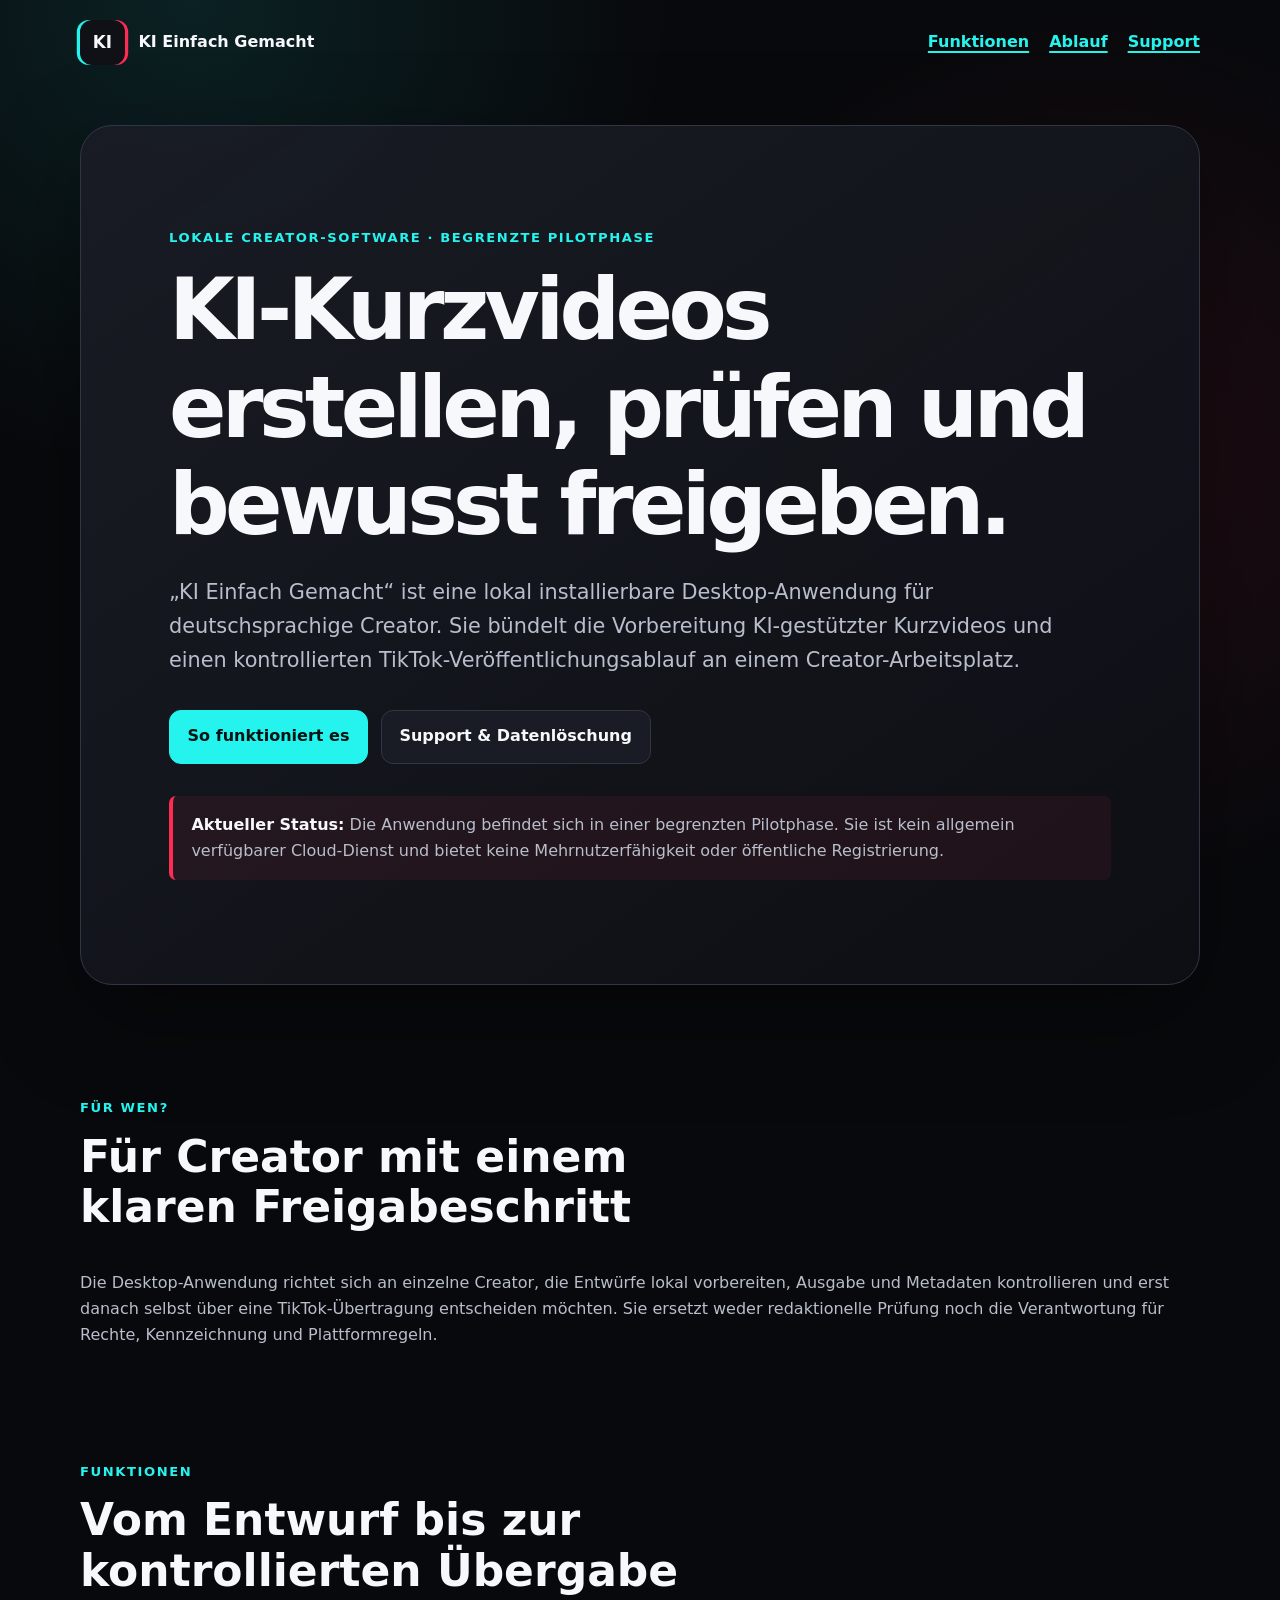
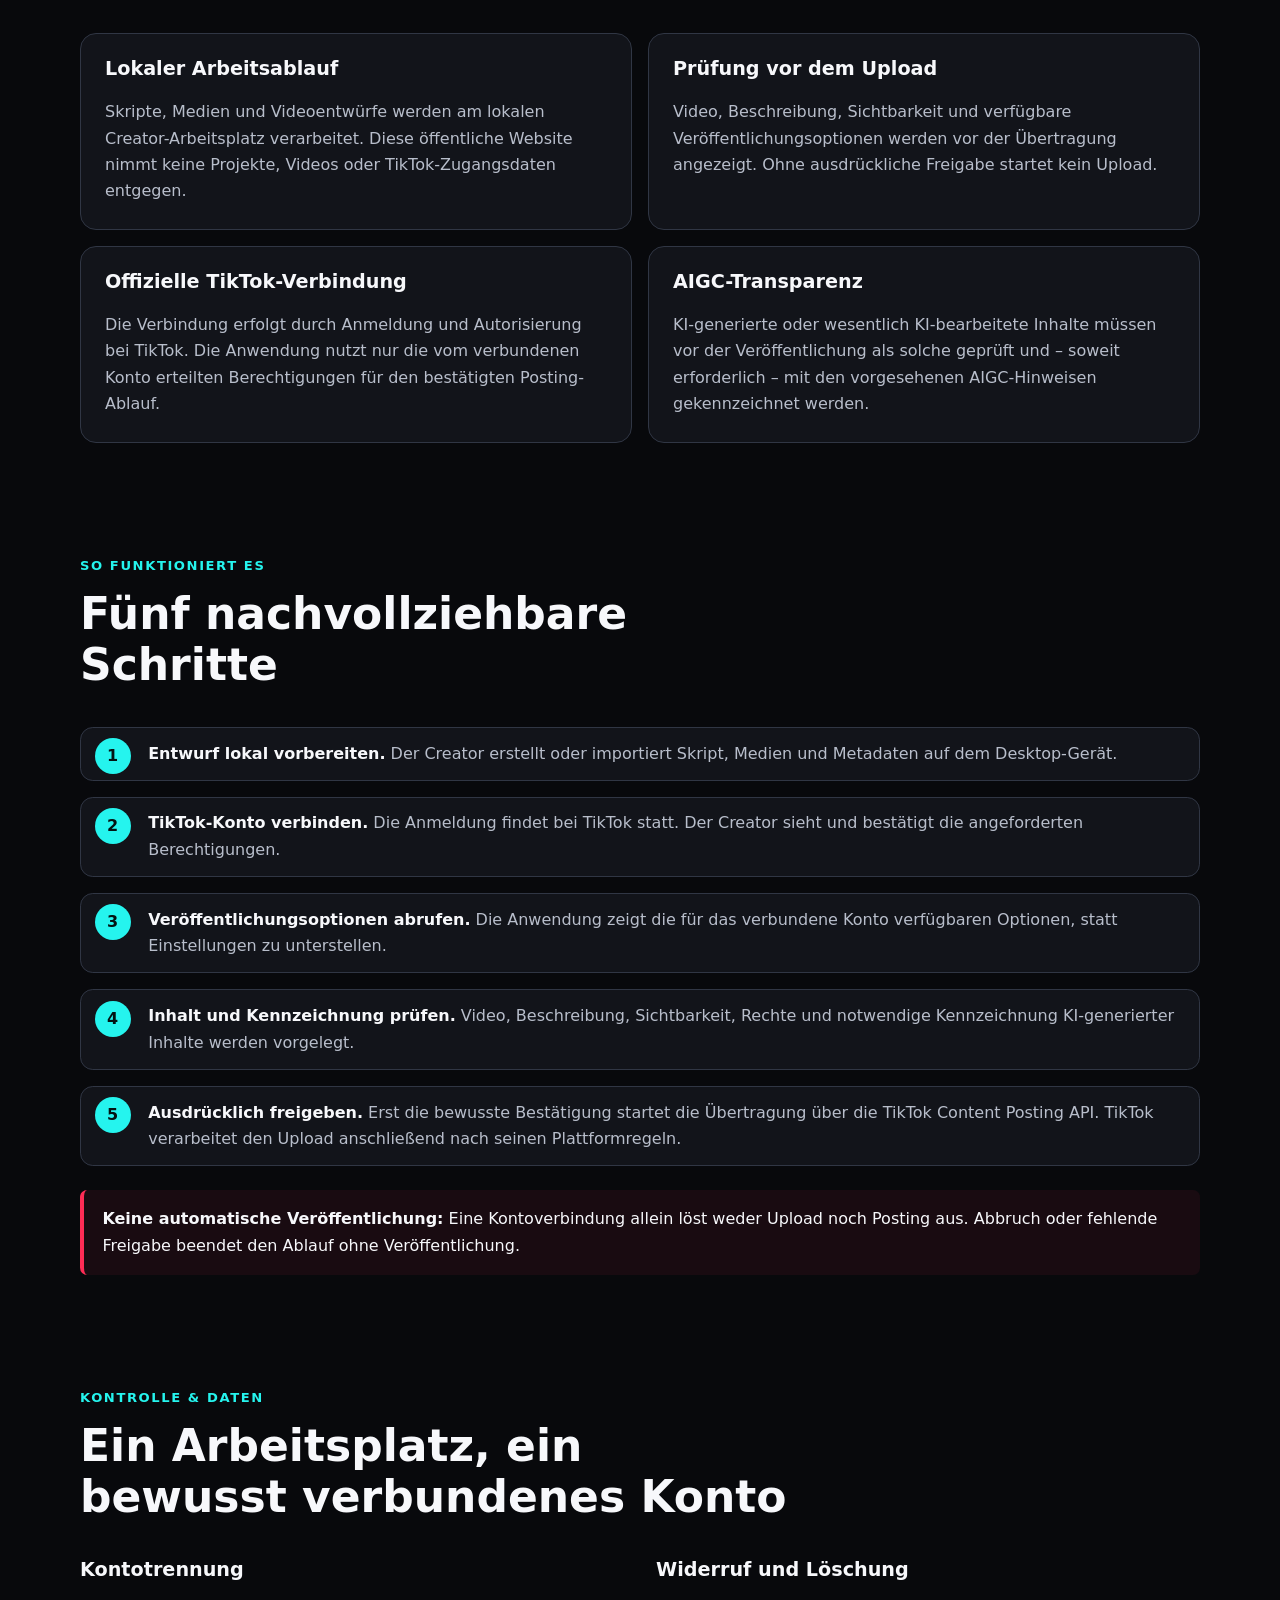
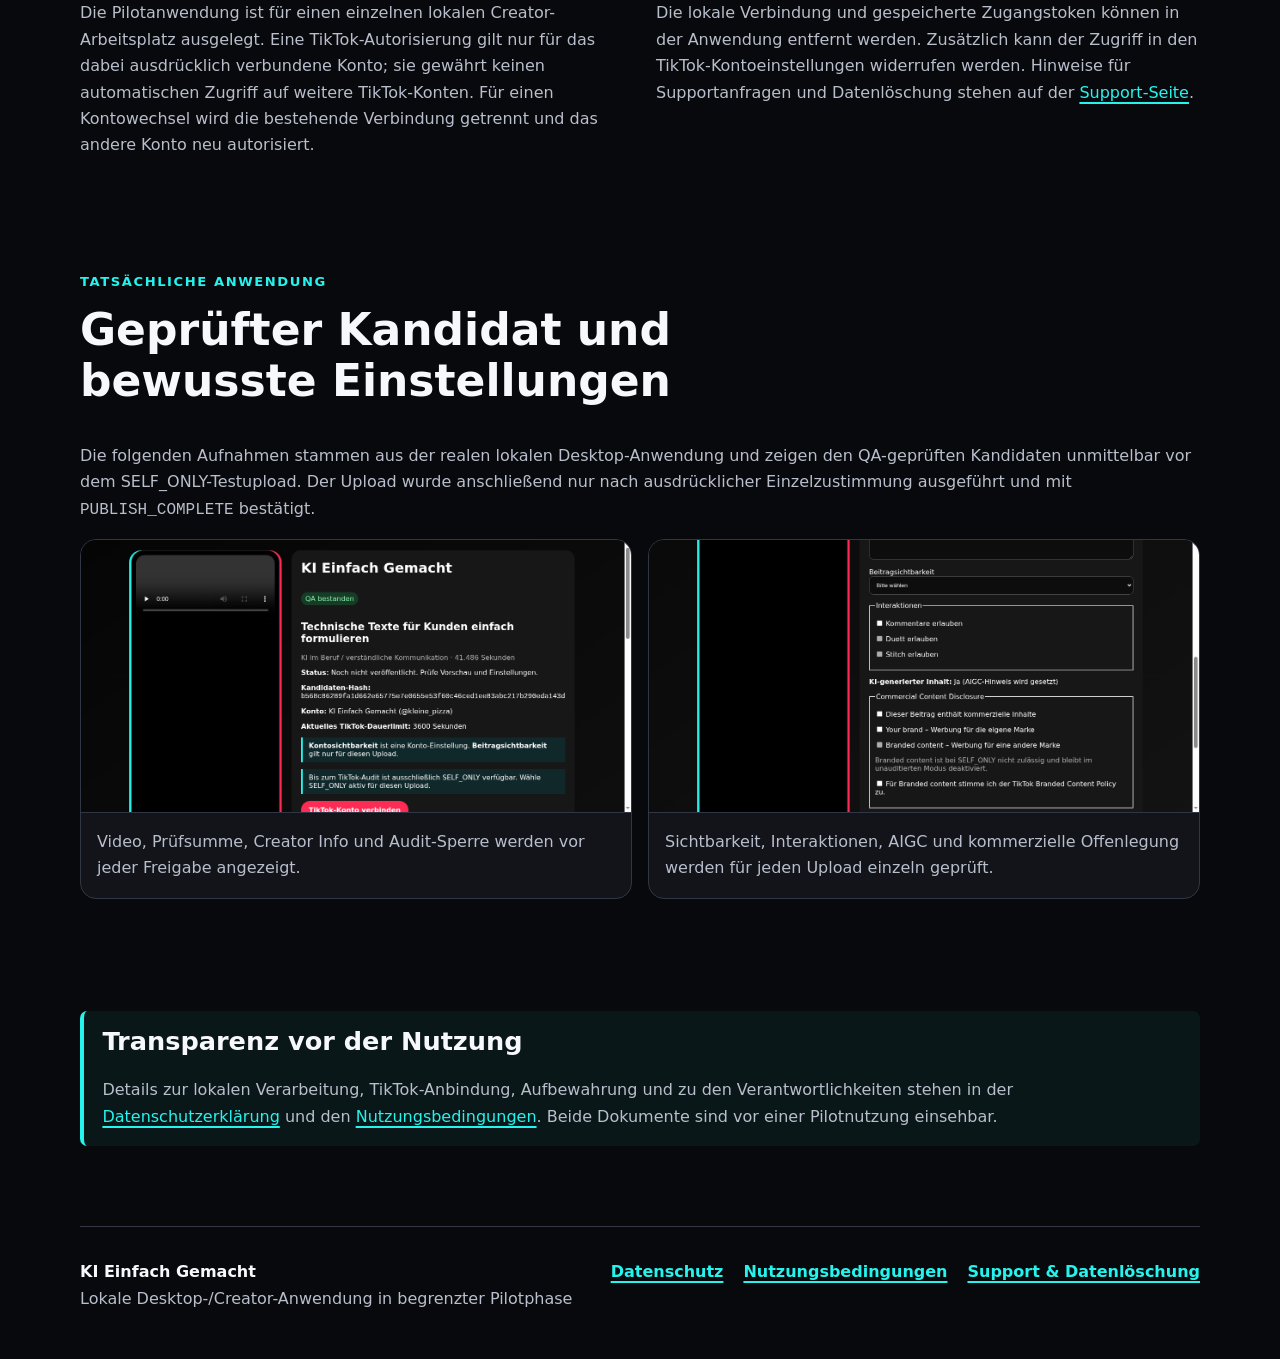
<file: index.html>
<!doctype html>
<html lang="de">
<head>
  <meta charset="utf-8">
  <meta name="viewport" content="width=device-width, initial-scale=1">
  <meta name="description" content="KI Einfach Gemacht ist eine lokal installierbare Desktop-Anwendung für Creator, die KI-Kurzvideos prüfen und kontrolliert auf TikTok veröffentlichen.">
  <title>KI Einfach Gemacht – lokale Creator-Desktop-Anwendung</title>
  <link rel="icon" href="app-icon.png" type="image/png">
  <link rel="stylesheet" href="style.css">
</head>
<body>
  <a class="skip-link" href="#inhalt">Zum Hauptinhalt</a>
  <header class="site-header">
    <a class="brand" href="index.html" aria-label="KI Einfach Gemacht – Startseite">
      <span class="mark" aria-hidden="true">KI</span>
      <span>KI Einfach Gemacht</span>
    </a>
    <nav class="top-nav" aria-label="Hauptnavigation">
      <a href="#funktionen">Funktionen</a>
      <a href="#ablauf">Ablauf</a>
      <a href="support.html">Support</a>
    </nav>
  </header>

  <main id="inhalt">
    <section class="hero" aria-labelledby="hero-title">
      <p class="eyebrow">Lokale Creator-Software · begrenzte Pilotphase</p>
      <h1 id="hero-title">KI-Kurzvideos erstellen, prüfen und bewusst freigeben.</h1>
      <p class="lead">„KI Einfach Gemacht“ ist eine lokal installierbare Desktop-Anwendung für deutschsprachige Creator. Sie bündelt die Vorbereitung KI-gestützter Kurzvideos und einen kontrollierten TikTok-Veröffentlichungsablauf an einem Creator-Arbeitsplatz.</p>
      <div class="actions" aria-label="Weiterführende Informationen">
        <a class="button primary" href="#ablauf">So funktioniert es</a>
        <a class="button secondary" href="support.html">Support &amp; Datenlöschung</a>
      </div>
      <p class="status-note"><strong>Aktueller Status:</strong> Die Anwendung befindet sich in einer begrenzten Pilotphase. Sie ist kein allgemein verfügbarer Cloud-Dienst und bietet keine Mehrnutzerfähigkeit oder öffentliche Registrierung.</p>
    </section>

    <section id="zielgruppe" aria-labelledby="zielgruppe-title">
      <div class="section-heading">
        <p class="eyebrow">Für wen?</p>
        <h2 id="zielgruppe-title">Für Creator mit einem klaren Freigabeschritt</h2>
      </div>
      <p>Die Desktop-Anwendung richtet sich an einzelne Creator, die Entwürfe lokal vorbereiten, Ausgabe und Metadaten kontrollieren und erst danach selbst über eine TikTok-Übertragung entscheiden möchten. Sie ersetzt weder redaktionelle Prüfung noch die Verantwortung für Rechte, Kennzeichnung und Plattformregeln.</p>
    </section>

    <section id="funktionen" aria-labelledby="funktionen-title">
      <div class="section-heading">
        <p class="eyebrow">Funktionen</p>
        <h2 id="funktionen-title">Vom Entwurf bis zur kontrollierten Übergabe</h2>
      </div>
      <div class="card-grid">
        <article class="card">
          <h3>Lokaler Arbeitsablauf</h3>
          <p>Skripte, Medien und Videoentwürfe werden am lokalen Creator-Arbeitsplatz verarbeitet. Diese öffentliche Website nimmt keine Projekte, Videos oder TikTok-Zugangsdaten entgegen.</p>
        </article>
        <article class="card">
          <h3>Prüfung vor dem Upload</h3>
          <p>Video, Beschreibung, Sichtbarkeit und verfügbare Veröffentlichungsoptionen werden vor der Übertragung angezeigt. Ohne ausdrückliche Freigabe startet kein Upload.</p>
        </article>
        <article class="card">
          <h3>Offizielle TikTok-Verbindung</h3>
          <p>Die Verbindung erfolgt durch Anmeldung und Autorisierung bei TikTok. Die Anwendung nutzt nur die vom verbundenen Konto erteilten Berechtigungen für den bestätigten Posting-Ablauf.</p>
        </article>
        <article class="card">
          <h3>AIGC-Transparenz</h3>
          <p>KI-generierte oder wesentlich KI-bearbeitete Inhalte müssen vor der Veröffentlichung als solche geprüft und – soweit erforderlich – mit den vorgesehenen AIGC-Hinweisen gekennzeichnet werden.</p>
        </article>
      </div>
    </section>

    <section id="ablauf" aria-labelledby="ablauf-title">
      <div class="section-heading">
        <p class="eyebrow">So funktioniert es</p>
        <h2 id="ablauf-title">Fünf nachvollziehbare Schritte</h2>
      </div>
      <ol class="steps">
        <li><strong>Entwurf lokal vorbereiten.</strong> Der Creator erstellt oder importiert Skript, Medien und Metadaten auf dem Desktop-Gerät.</li>
        <li><strong>TikTok-Konto verbinden.</strong> Die Anmeldung findet bei TikTok statt. Der Creator sieht und bestätigt die angeforderten Berechtigungen.</li>
        <li><strong>Veröffentlichungsoptionen abrufen.</strong> Die Anwendung zeigt die für das verbundene Konto verfügbaren Optionen, statt Einstellungen zu unterstellen.</li>
        <li><strong>Inhalt und Kennzeichnung prüfen.</strong> Video, Beschreibung, Sichtbarkeit, Rechte und notwendige Kennzeichnung KI-generierter Inhalte werden vorgelegt.</li>
        <li><strong>Ausdrücklich freigeben.</strong> Erst die bewusste Bestätigung startet die Übertragung über die TikTok Content Posting API. TikTok verarbeitet den Upload anschließend nach seinen Plattformregeln.</li>
      </ol>
      <aside class="callout" aria-label="Wichtiger Hinweis zur Veröffentlichung">
        <strong>Keine automatische Veröffentlichung:</strong> Eine Kontoverbindung allein löst weder Upload noch Posting aus. Abbruch oder fehlende Freigabe beendet den Ablauf ohne Veröffentlichung.
      </aside>
    </section>

    <section id="kontrolle" aria-labelledby="kontrolle-title">
      <div class="section-heading">
        <p class="eyebrow">Kontrolle &amp; Daten</p>
        <h2 id="kontrolle-title">Ein Arbeitsplatz, ein bewusst verbundenes Konto</h2>
      </div>
      <div class="split">
        <div>
          <h3>Kontotrennung</h3>
          <p>Die Pilotanwendung ist für einen einzelnen lokalen Creator-Arbeitsplatz ausgelegt. Eine TikTok-Autorisierung gilt nur für das dabei ausdrücklich verbundene Konto; sie gewährt keinen automatischen Zugriff auf weitere TikTok-Konten. Für einen Kontowechsel wird die bestehende Verbindung getrennt und das andere Konto neu autorisiert.</p>
        </div>
        <div>
          <h3>Widerruf und Löschung</h3>
          <p>Die lokale Verbindung und gespeicherte Zugangstoken können in der Anwendung entfernt werden. Zusätzlich kann der Zugriff in den TikTok-Kontoeinstellungen widerrufen werden. Hinweise für Supportanfragen und Datenlöschung stehen auf der <a href="support.html">Support-Seite</a>.</p>
        </div>
      </div>
    </section>

    <section id="ansichten" aria-labelledby="ansichten-title">
      <div class="section-heading">
        <p class="eyebrow">Tatsächliche Anwendung</p>
        <h2 id="ansichten-title">Geprüfter Kandidat und bewusste Einstellungen</h2>
      </div>
      <p>Die folgenden Aufnahmen stammen aus der realen lokalen Desktop-Anwendung und zeigen den QA-geprüften Kandidaten unmittelbar vor dem SELF_ONLY-Testupload. Der Upload wurde anschließend nur nach ausdrücklicher Einzelzustimmung ausgeführt und mit <code>PUBLISH_COMPLETE</code> bestätigt.</p>
      <div class="screenshot-grid">
        <figure class="screenshot-card">
          <img src="assets/review-candidate.png" alt="Lokale Freigabeoberfläche mit Videovorschau, QA-Status, Creator Info und SELF_ONLY-Hinweis" loading="lazy">
          <figcaption>Video, Prüfsumme, Creator Info und Audit-Sperre werden vor jeder Freigabe angezeigt.</figcaption>
        </figure>
        <figure class="screenshot-card">
          <img src="assets/review-settings.png" alt="Lokale Freigabeoberfläche mit aktiver Sichtbarkeitswahl, Interaktionen, AIGC und Commercial Content Disclosure" loading="lazy">
          <figcaption>Sichtbarkeit, Interaktionen, AIGC und kommerzielle Offenlegung werden für jeden Upload einzeln geprüft.</figcaption>
        </figure>
      </div>
    </section>

    <section class="legal-panel" aria-labelledby="rechtliches-title">
      <h2 id="rechtliches-title">Transparenz vor der Nutzung</h2>
      <p>Details zur lokalen Verarbeitung, TikTok-Anbindung, Aufbewahrung und zu den Verantwortlichkeiten stehen in der <a href="privacy.html">Datenschutzerklärung</a> und den <a href="terms.html">Nutzungsbedingungen</a>. Beide Dokumente sind vor einer Pilotnutzung einsehbar.</p>
    </section>
  </main>

  <footer>
    <p><strong>KI Einfach Gemacht</strong><br><span class="muted">Lokale Desktop-/Creator-Anwendung in begrenzter Pilotphase</span></p>
    <nav aria-label="Rechtliches und Support">
      <a href="privacy.html">Datenschutz</a>
      <a href="terms.html">Nutzungsbedingungen</a>
      <a href="support.html">Support &amp; Datenlöschung</a>
    </nav>
  </footer>
</body>
</html>
</file>
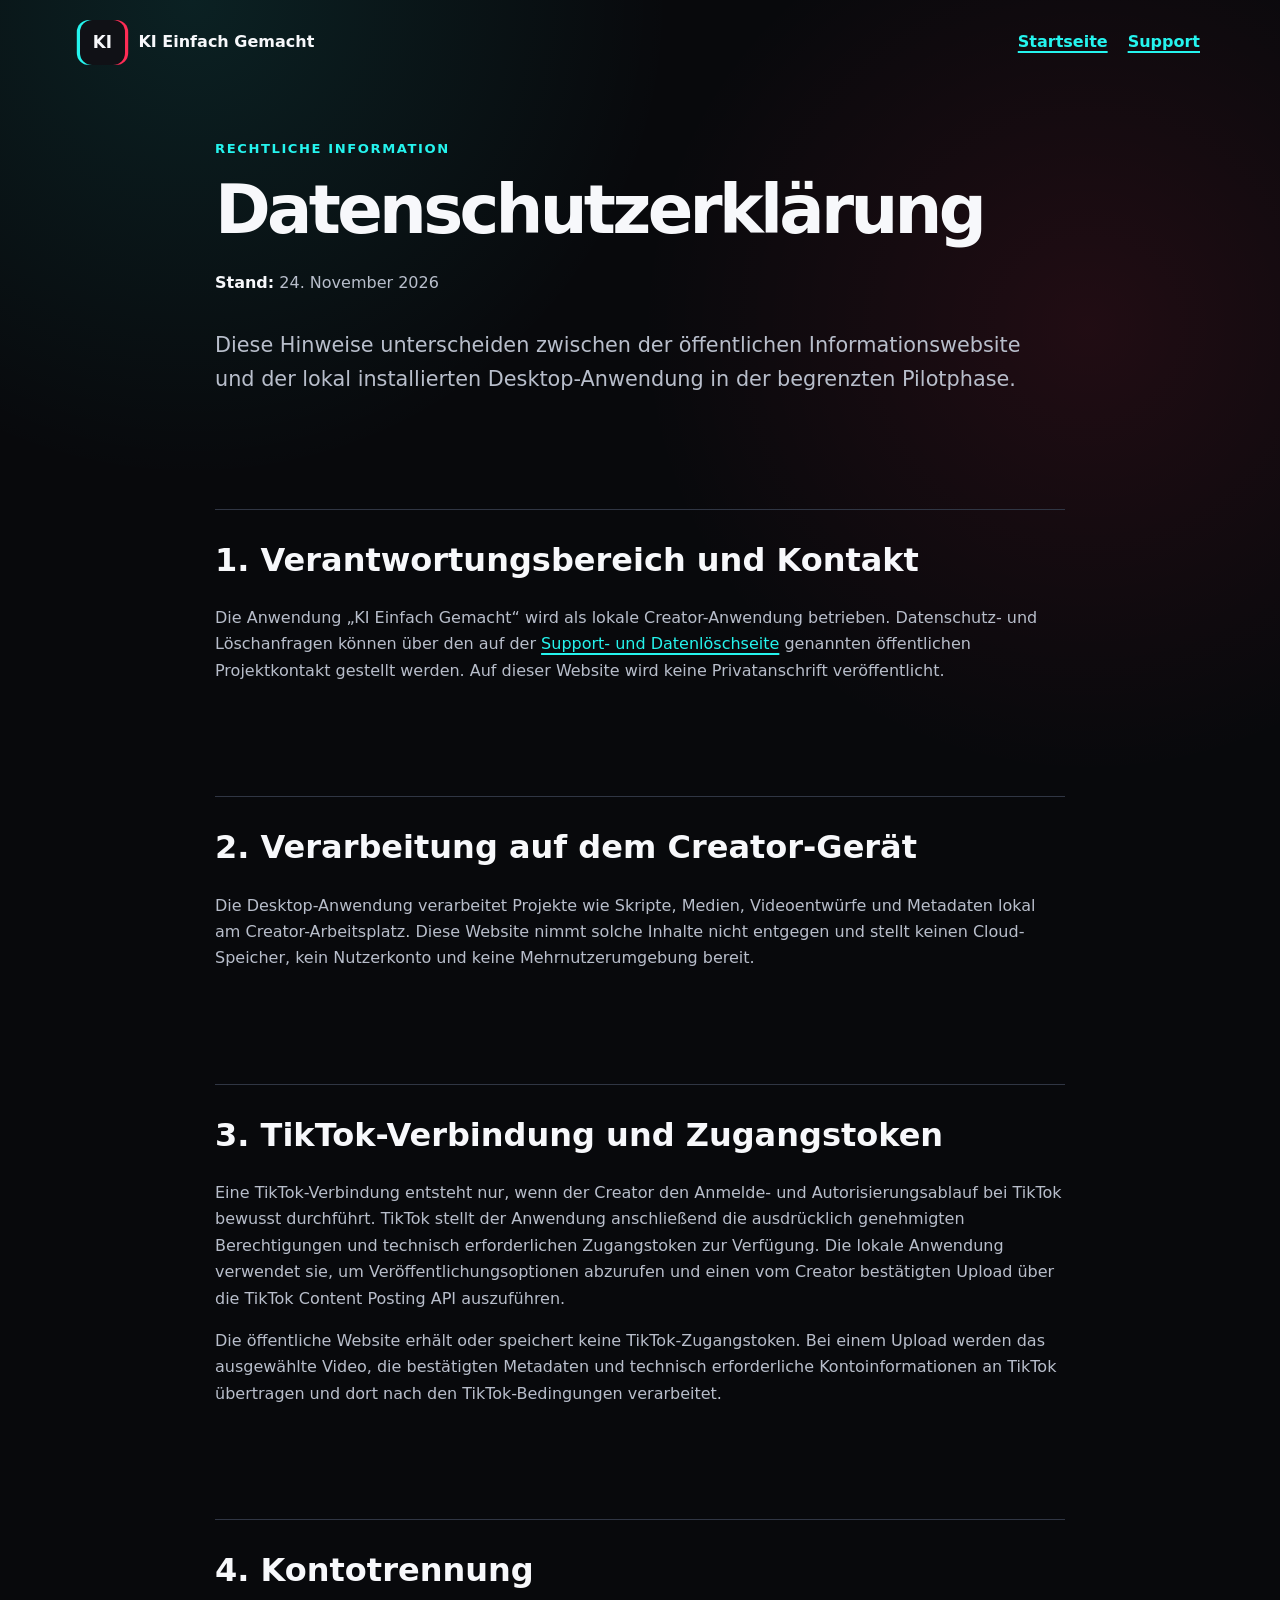
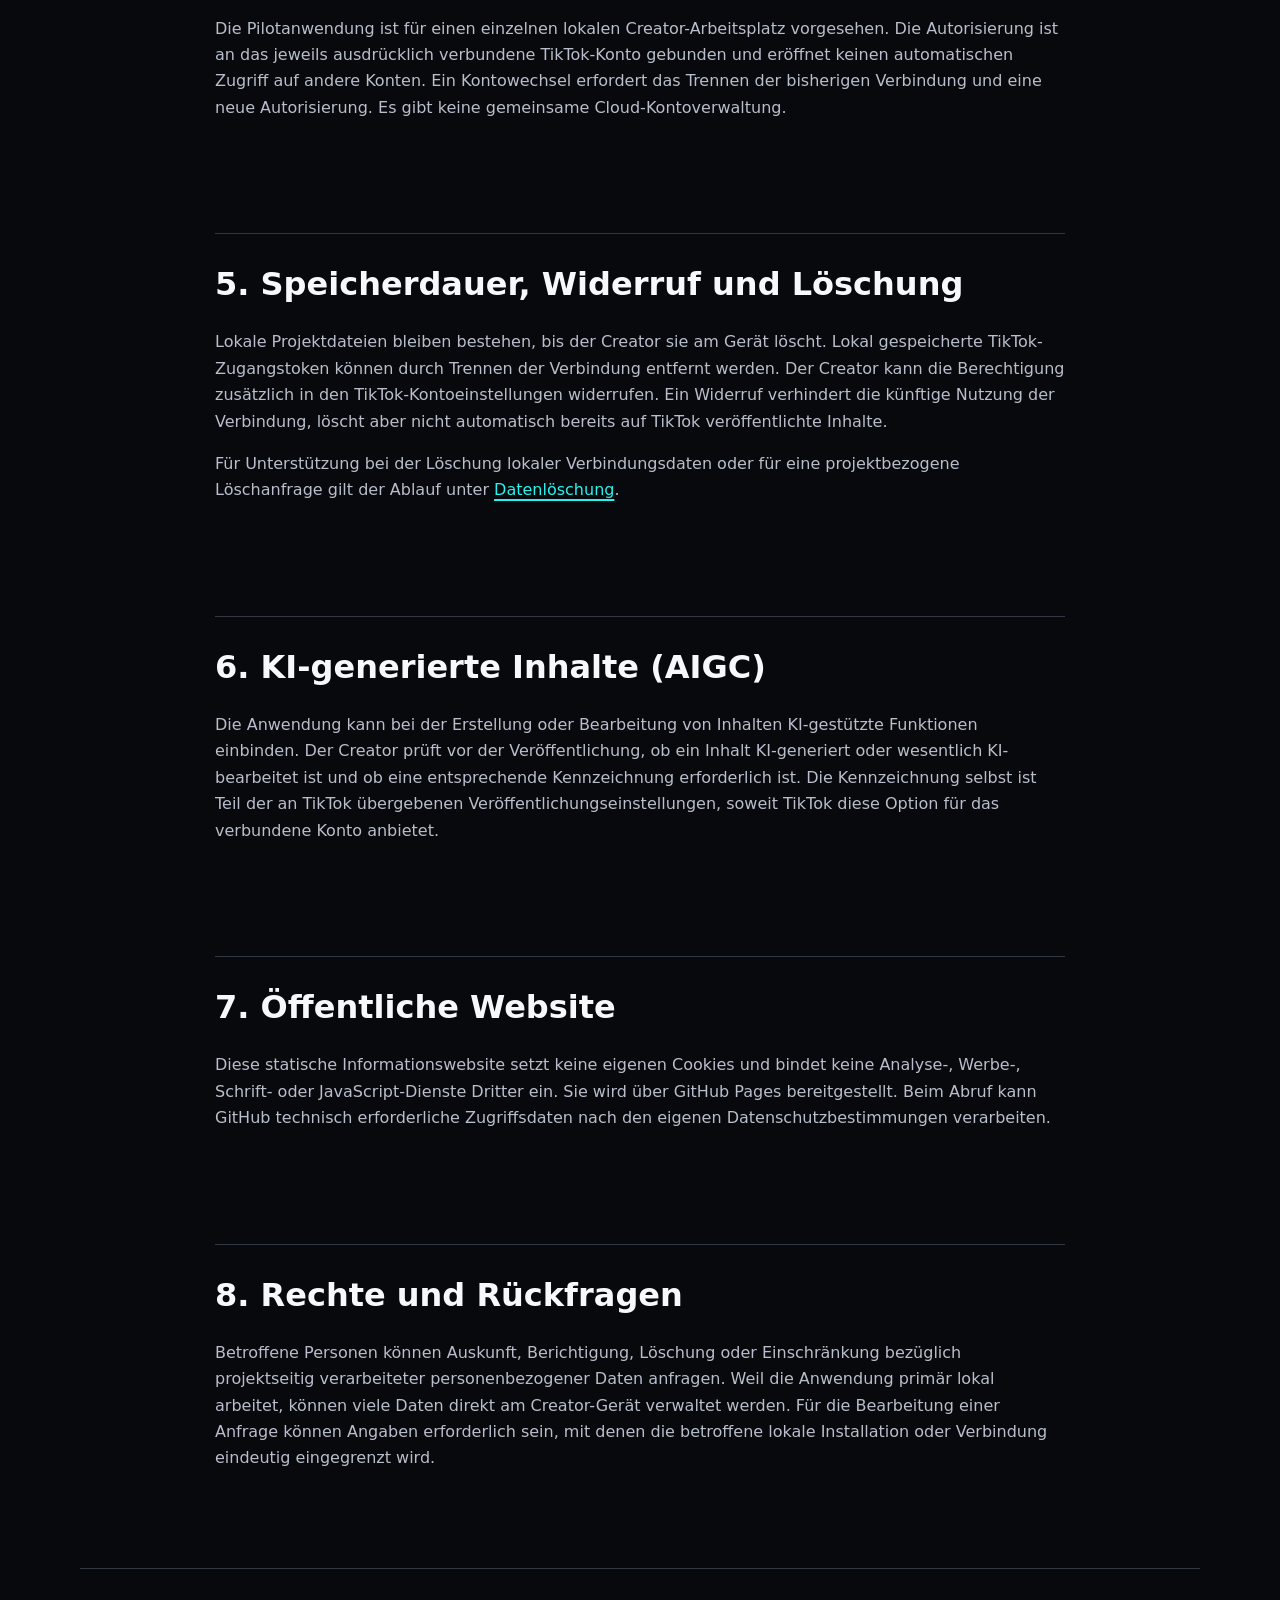
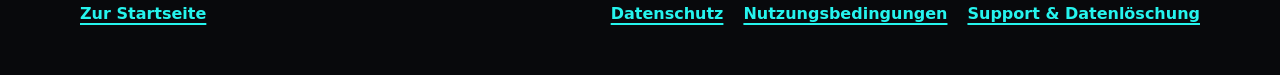
<file: privacy.html>
<!doctype html>
<html lang="de">
<head>
  <meta charset="utf-8">
  <meta name="viewport" content="width=device-width, initial-scale=1">
  <meta name="description" content="Datenschutzhinweise für die lokale Creator-Anwendung KI Einfach Gemacht und ihre TikTok-Verbindung.">
  <title>Datenschutz – KI Einfach Gemacht</title>
  <link rel="icon" href="app-icon.png" type="image/png">
  <link rel="stylesheet" href="style.css">
</head>
<body>
  <a class="skip-link" href="#inhalt">Zum Hauptinhalt</a>
  <header class="site-header">
    <a class="brand" href="index.html" aria-label="KI Einfach Gemacht – Startseite"><span class="mark" aria-hidden="true">KI</span><span>KI Einfach Gemacht</span></a>
    <nav class="top-nav" aria-label="Hauptnavigation"><a href="index.html">Startseite</a><a href="support.html">Support</a></nav>
  </header>

  <main id="inhalt" class="document">
    <p class="eyebrow">Rechtliche Information</p>
    <h1>Datenschutzerklärung</h1>
    <p class="meta"><strong>Stand:</strong> 24. November 2026</p>
    <p class="lead">Diese Hinweise unterscheiden zwischen der öffentlichen Informationswebsite und der lokal installierten Desktop-Anwendung in der begrenzten Pilotphase.</p>

    <section>
      <h2>1. Verantwortungsbereich und Kontakt</h2>
      <p>Die Anwendung „KI Einfach Gemacht“ wird als lokale Creator-Anwendung betrieben. Datenschutz- und Löschanfragen können über den auf der <a href="support.html">Support- und Datenlöschseite</a> genannten öffentlichen Projektkontakt gestellt werden. Auf dieser Website wird keine Privatanschrift veröffentlicht.</p>
    </section>

    <section>
      <h2>2. Verarbeitung auf dem Creator-Gerät</h2>
      <p>Die Desktop-Anwendung verarbeitet Projekte wie Skripte, Medien, Videoentwürfe und Metadaten lokal am Creator-Arbeitsplatz. Diese Website nimmt solche Inhalte nicht entgegen und stellt keinen Cloud-Speicher, kein Nutzerkonto und keine Mehrnutzerumgebung bereit.</p>
    </section>

    <section>
      <h2>3. TikTok-Verbindung und Zugangstoken</h2>
      <p>Eine TikTok-Verbindung entsteht nur, wenn der Creator den Anmelde- und Autorisierungsablauf bei TikTok bewusst durchführt. TikTok stellt der Anwendung anschließend die ausdrücklich genehmigten Berechtigungen und technisch erforderlichen Zugangstoken zur Verfügung. Die lokale Anwendung verwendet sie, um Veröffentlichungsoptionen abzurufen und einen vom Creator bestätigten Upload über die TikTok Content Posting API auszuführen.</p>
      <p>Die öffentliche Website erhält oder speichert keine TikTok-Zugangstoken. Bei einem Upload werden das ausgewählte Video, die bestätigten Metadaten und technisch erforderliche Kontoinformationen an TikTok übertragen und dort nach den TikTok-Bedingungen verarbeitet.</p>
    </section>

    <section>
      <h2>4. Kontotrennung</h2>
      <p>Die Pilotanwendung ist für einen einzelnen lokalen Creator-Arbeitsplatz vorgesehen. Die Autorisierung ist an das jeweils ausdrücklich verbundene TikTok-Konto gebunden und eröffnet keinen automatischen Zugriff auf andere Konten. Ein Kontowechsel erfordert das Trennen der bisherigen Verbindung und eine neue Autorisierung. Es gibt keine gemeinsame Cloud-Kontoverwaltung.</p>
    </section>

    <section>
      <h2>5. Speicherdauer, Widerruf und Löschung</h2>
      <p>Lokale Projektdateien bleiben bestehen, bis der Creator sie am Gerät löscht. Lokal gespeicherte TikTok-Zugangstoken können durch Trennen der Verbindung entfernt werden. Der Creator kann die Berechtigung zusätzlich in den TikTok-Kontoeinstellungen widerrufen. Ein Widerruf verhindert die künftige Nutzung der Verbindung, löscht aber nicht automatisch bereits auf TikTok veröffentlichte Inhalte.</p>
      <p>Für Unterstützung bei der Löschung lokaler Verbindungsdaten oder für eine projektbezogene Löschanfrage gilt der Ablauf unter <a href="support.html#datenloeschung">Datenlöschung</a>.</p>
    </section>

    <section>
      <h2>6. KI-generierte Inhalte (AIGC)</h2>
      <p>Die Anwendung kann bei der Erstellung oder Bearbeitung von Inhalten KI-gestützte Funktionen einbinden. Der Creator prüft vor der Veröffentlichung, ob ein Inhalt KI-generiert oder wesentlich KI-bearbeitet ist und ob eine entsprechende Kennzeichnung erforderlich ist. Die Kennzeichnung selbst ist Teil der an TikTok übergebenen Veröffentlichungseinstellungen, soweit TikTok diese Option für das verbundene Konto anbietet.</p>
    </section>

    <section>
      <h2>7. Öffentliche Website</h2>
      <p>Diese statische Informationswebsite setzt keine eigenen Cookies und bindet keine Analyse-, Werbe-, Schrift- oder JavaScript-Dienste Dritter ein. Sie wird über GitHub Pages bereitgestellt. Beim Abruf kann GitHub technisch erforderliche Zugriffsdaten nach den eigenen Datenschutzbestimmungen verarbeiten.</p>
    </section>

    <section>
      <h2>8. Rechte und Rückfragen</h2>
      <p>Betroffene Personen können Auskunft, Berichtigung, Löschung oder Einschränkung bezüglich projektseitig verarbeiteter personenbezogener Daten anfragen. Weil die Anwendung primär lokal arbeitet, können viele Daten direkt am Creator-Gerät verwaltet werden. Für die Bearbeitung einer Anfrage können Angaben erforderlich sein, mit denen die betroffene lokale Installation oder Verbindung eindeutig eingegrenzt wird.</p>
    </section>
  </main>

  <footer>
    <p><a href="index.html">Zur Startseite</a></p>
    <nav aria-label="Rechtliches und Support"><a href="privacy.html" aria-current="page">Datenschutz</a><a href="terms.html">Nutzungsbedingungen</a><a href="support.html">Support &amp; Datenlöschung</a></nav>
  </footer>
</body>
</html>
</file>
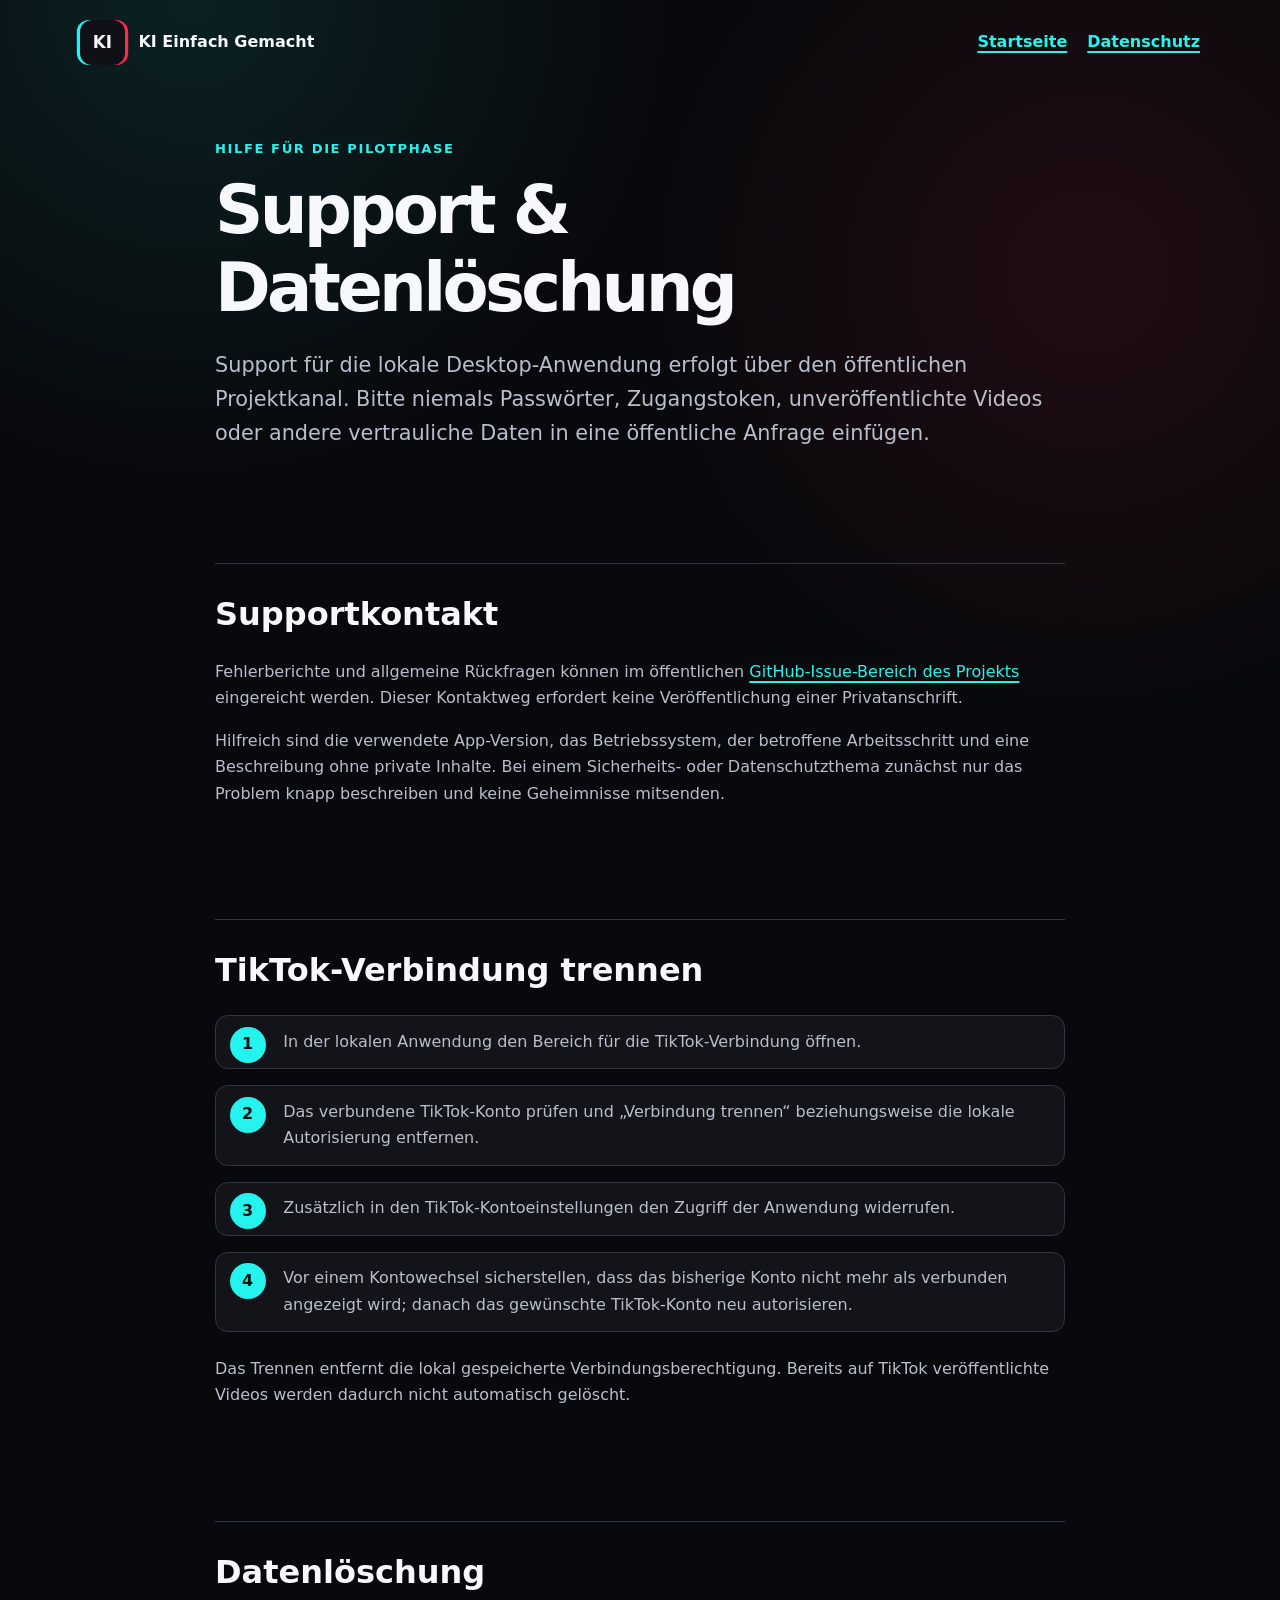
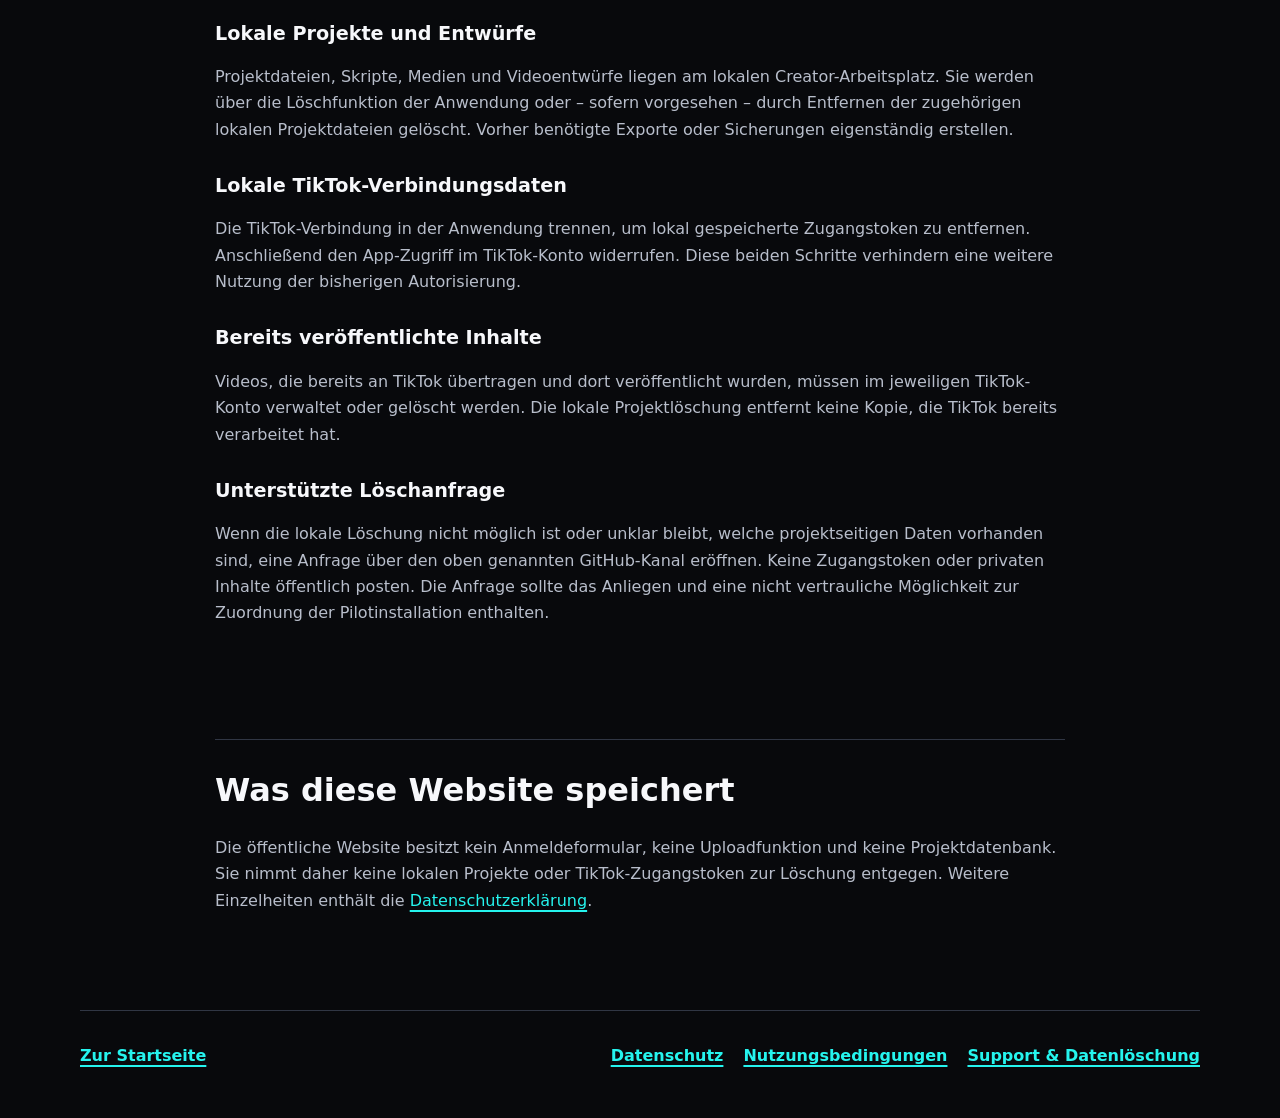
<file: support.html>
<!doctype html>
<html lang="de">
<head>
  <meta charset="utf-8">
  <meta name="viewport" content="width=device-width, initial-scale=1">
  <meta name="description" content="Support, Trennung der TikTok-Verbindung und Datenlöschung für KI Einfach Gemacht.">
  <title>Support &amp; Datenlöschung – KI Einfach Gemacht</title>
  <link rel="icon" href="app-icon.png" type="image/png">
  <link rel="stylesheet" href="style.css">
</head>
<body>
  <a class="skip-link" href="#inhalt">Zum Hauptinhalt</a>
  <header class="site-header">
    <a class="brand" href="index.html" aria-label="KI Einfach Gemacht – Startseite"><span class="mark" aria-hidden="true">KI</span><span>KI Einfach Gemacht</span></a>
    <nav class="top-nav" aria-label="Hauptnavigation"><a href="index.html">Startseite</a><a href="privacy.html">Datenschutz</a></nav>
  </header>

  <main id="inhalt" class="document">
    <p class="eyebrow">Hilfe für die Pilotphase</p>
    <h1>Support &amp; Datenlöschung</h1>
    <p class="lead">Support für die lokale Desktop-Anwendung erfolgt über den öffentlichen Projektkanal. Bitte niemals Passwörter, Zugangstoken, unveröffentlichte Videos oder andere vertrauliche Daten in eine öffentliche Anfrage einfügen.</p>

    <section>
      <h2>Supportkontakt</h2>
      <p>Fehlerberichte und allgemeine Rückfragen können im öffentlichen <a href="https://github.com/singel544415/ki-einfach-gemacht-app/issues" rel="noopener noreferrer">GitHub-Issue-Bereich des Projekts</a> eingereicht werden. Dieser Kontaktweg erfordert keine Veröffentlichung einer Privatanschrift.</p>
      <p>Hilfreich sind die verwendete App-Version, das Betriebssystem, der betroffene Arbeitsschritt und eine Beschreibung ohne private Inhalte. Bei einem Sicherheits- oder Datenschutzthema zunächst nur das Problem knapp beschreiben und keine Geheimnisse mitsenden.</p>
    </section>

    <section>
      <h2>TikTok-Verbindung trennen</h2>
      <ol class="steps compact">
        <li>In der lokalen Anwendung den Bereich für die TikTok-Verbindung öffnen.</li>
        <li>Das verbundene TikTok-Konto prüfen und „Verbindung trennen“ beziehungsweise die lokale Autorisierung entfernen.</li>
        <li>Zusätzlich in den TikTok-Kontoeinstellungen den Zugriff der Anwendung widerrufen.</li>
        <li>Vor einem Kontowechsel sicherstellen, dass das bisherige Konto nicht mehr als verbunden angezeigt wird; danach das gewünschte TikTok-Konto neu autorisieren.</li>
      </ol>
      <p>Das Trennen entfernt die lokal gespeicherte Verbindungsberechtigung. Bereits auf TikTok veröffentlichte Videos werden dadurch nicht automatisch gelöscht.</p>
    </section>

    <section id="datenloeschung">
      <h2>Datenlöschung</h2>
      <h3>Lokale Projekte und Entwürfe</h3>
      <p>Projektdateien, Skripte, Medien und Videoentwürfe liegen am lokalen Creator-Arbeitsplatz. Sie werden über die Löschfunktion der Anwendung oder – sofern vorgesehen – durch Entfernen der zugehörigen lokalen Projektdateien gelöscht. Vorher benötigte Exporte oder Sicherungen eigenständig erstellen.</p>

      <h3>Lokale TikTok-Verbindungsdaten</h3>
      <p>Die TikTok-Verbindung in der Anwendung trennen, um lokal gespeicherte Zugangstoken zu entfernen. Anschließend den App-Zugriff im TikTok-Konto widerrufen. Diese beiden Schritte verhindern eine weitere Nutzung der bisherigen Autorisierung.</p>

      <h3>Bereits veröffentlichte Inhalte</h3>
      <p>Videos, die bereits an TikTok übertragen und dort veröffentlicht wurden, müssen im jeweiligen TikTok-Konto verwaltet oder gelöscht werden. Die lokale Projektlöschung entfernt keine Kopie, die TikTok bereits verarbeitet hat.</p>

      <h3>Unterstützte Löschanfrage</h3>
      <p>Wenn die lokale Löschung nicht möglich ist oder unklar bleibt, welche projektseitigen Daten vorhanden sind, eine Anfrage über den oben genannten GitHub-Kanal eröffnen. Keine Zugangstoken oder privaten Inhalte öffentlich posten. Die Anfrage sollte das Anliegen und eine nicht vertrauliche Möglichkeit zur Zuordnung der Pilotinstallation enthalten.</p>
    </section>

    <section>
      <h2>Was diese Website speichert</h2>
      <p>Die öffentliche Website besitzt kein Anmeldeformular, keine Uploadfunktion und keine Projektdatenbank. Sie nimmt daher keine lokalen Projekte oder TikTok-Zugangstoken zur Löschung entgegen. Weitere Einzelheiten enthält die <a href="privacy.html">Datenschutzerklärung</a>.</p>
    </section>
  </main>

  <footer>
    <p><a href="index.html">Zur Startseite</a></p>
    <nav aria-label="Rechtliches und Support"><a href="privacy.html">Datenschutz</a><a href="terms.html">Nutzungsbedingungen</a><a href="support.html" aria-current="page">Support &amp; Datenlöschung</a></nav>
  </footer>
</body>
</html>
</file>
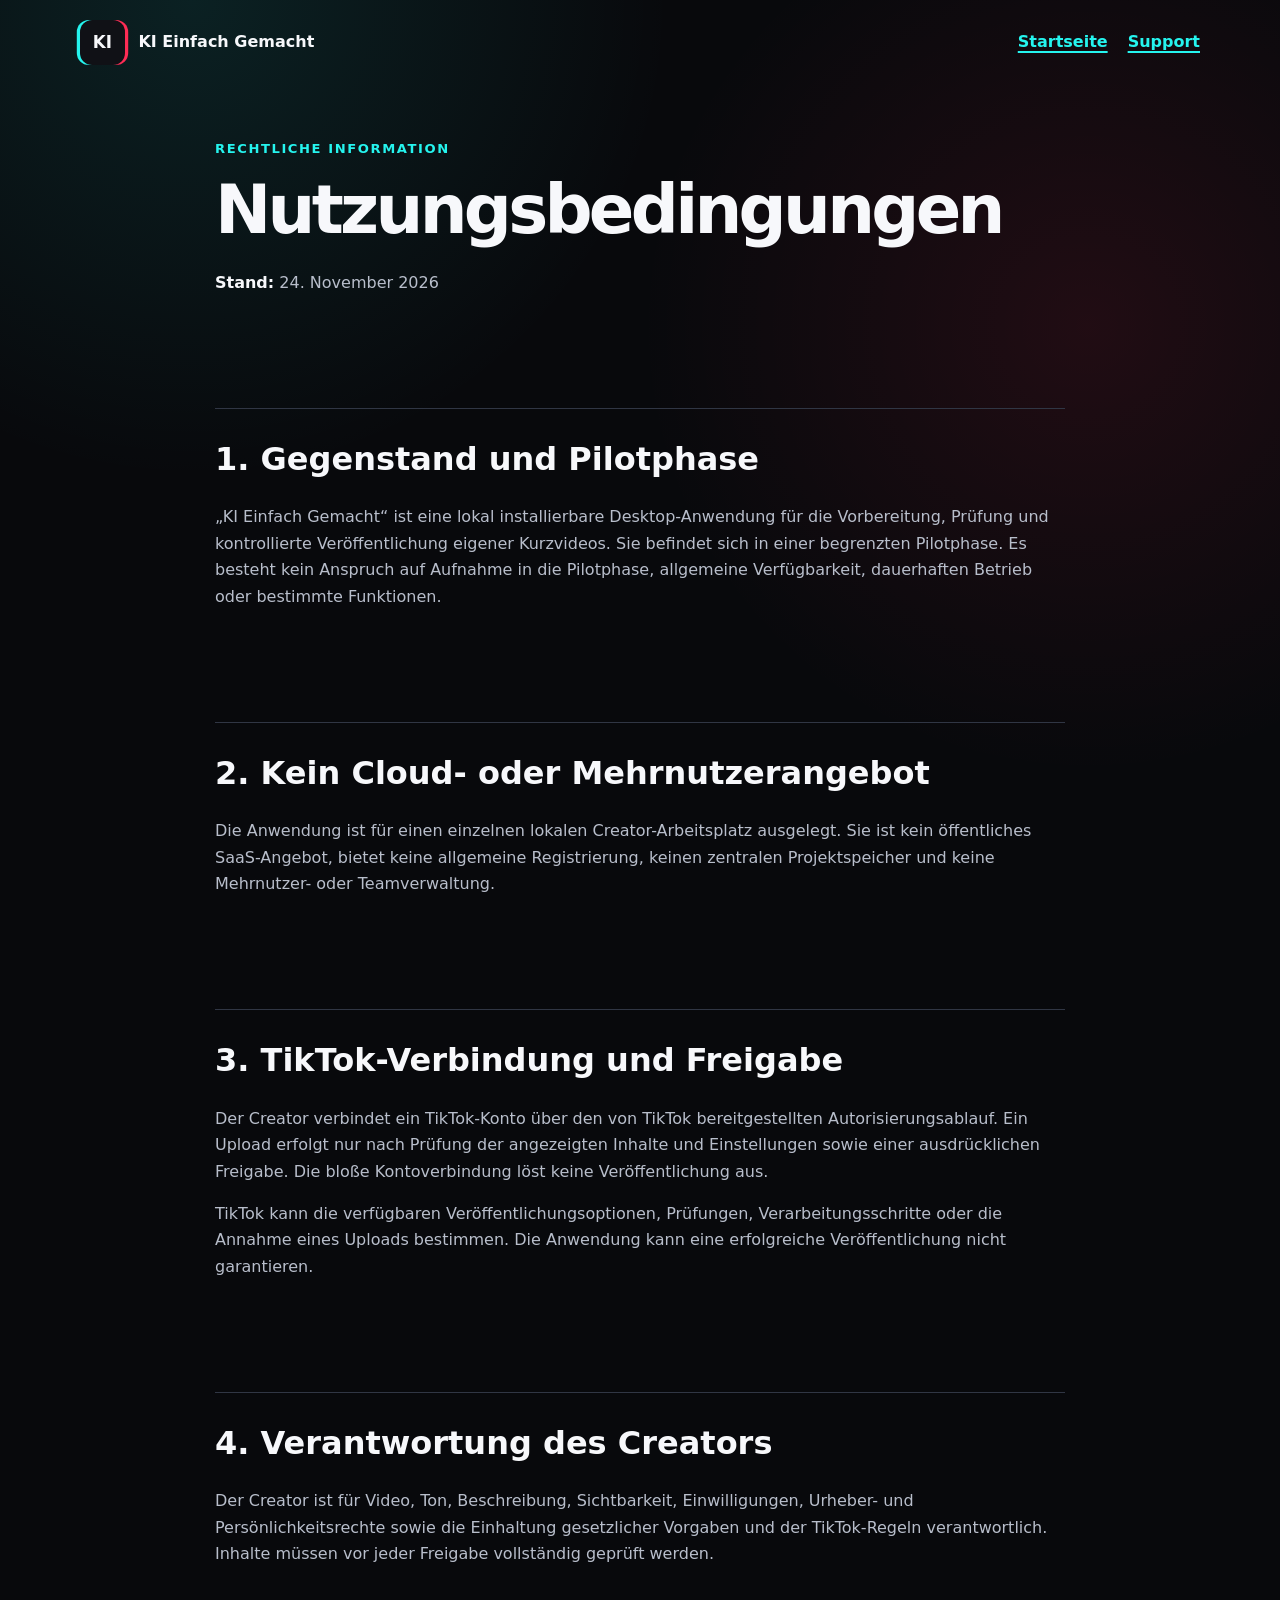
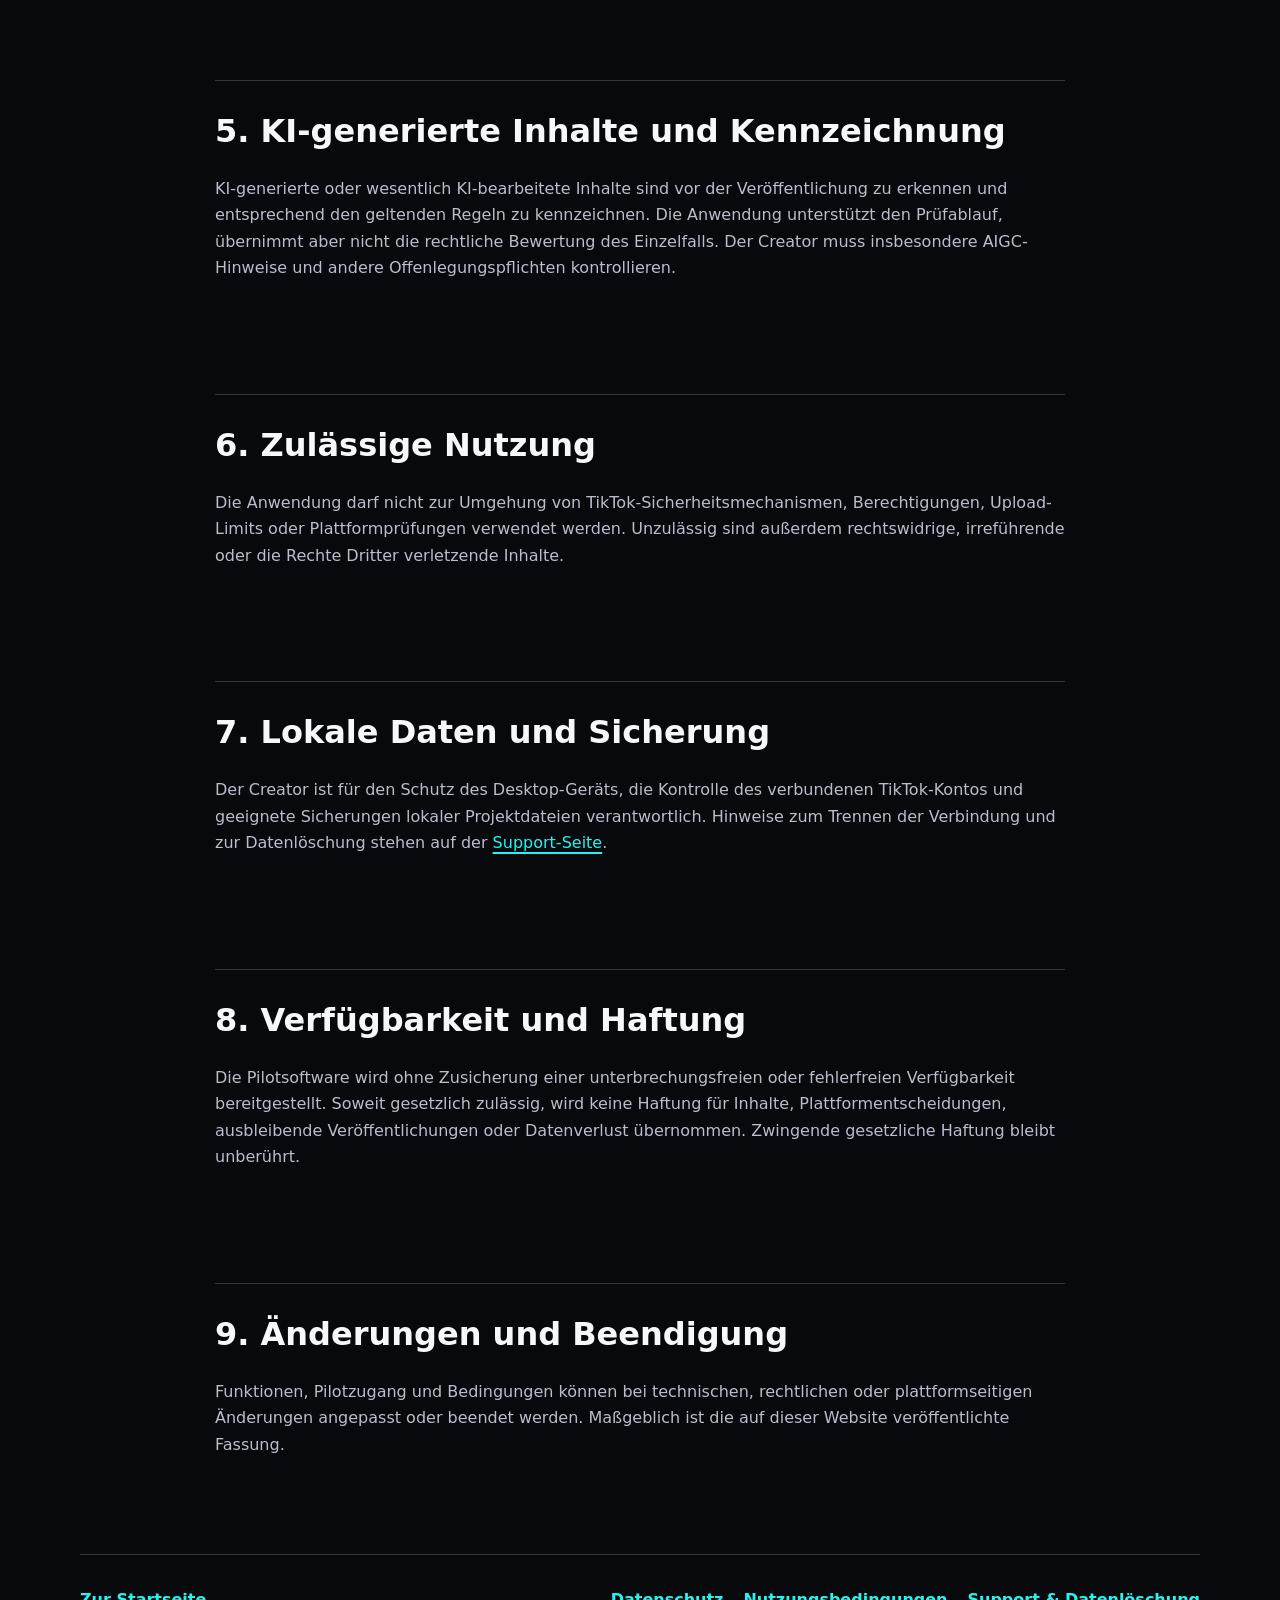
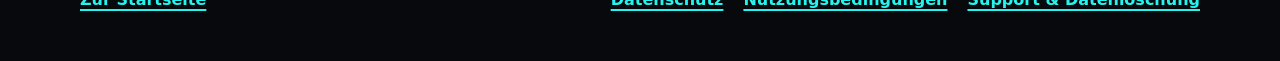
<file: terms.html>
<!doctype html>
<html lang="de">
<head>
  <meta charset="utf-8">
  <meta name="viewport" content="width=device-width, initial-scale=1">
  <meta name="description" content="Nutzungsbedingungen der lokalen Creator-Desktop-Anwendung KI Einfach Gemacht.">
  <title>Nutzungsbedingungen – KI Einfach Gemacht</title>
  <link rel="icon" href="app-icon.png" type="image/png">
  <link rel="stylesheet" href="style.css">
</head>
<body>
  <a class="skip-link" href="#inhalt">Zum Hauptinhalt</a>
  <header class="site-header">
    <a class="brand" href="index.html" aria-label="KI Einfach Gemacht – Startseite"><span class="mark" aria-hidden="true">KI</span><span>KI Einfach Gemacht</span></a>
    <nav class="top-nav" aria-label="Hauptnavigation"><a href="index.html">Startseite</a><a href="support.html">Support</a></nav>
  </header>

  <main id="inhalt" class="document">
    <p class="eyebrow">Rechtliche Information</p>
    <h1>Nutzungsbedingungen</h1>
    <p class="meta"><strong>Stand:</strong> 24. November 2026</p>

    <section>
      <h2>1. Gegenstand und Pilotphase</h2>
      <p>„KI Einfach Gemacht“ ist eine lokal installierbare Desktop-Anwendung für die Vorbereitung, Prüfung und kontrollierte Veröffentlichung eigener Kurzvideos. Sie befindet sich in einer begrenzten Pilotphase. Es besteht kein Anspruch auf Aufnahme in die Pilotphase, allgemeine Verfügbarkeit, dauerhaften Betrieb oder bestimmte Funktionen.</p>
    </section>

    <section>
      <h2>2. Kein Cloud- oder Mehrnutzerangebot</h2>
      <p>Die Anwendung ist für einen einzelnen lokalen Creator-Arbeitsplatz ausgelegt. Sie ist kein öffentliches SaaS-Angebot, bietet keine allgemeine Registrierung, keinen zentralen Projektspeicher und keine Mehrnutzer- oder Teamverwaltung.</p>
    </section>

    <section>
      <h2>3. TikTok-Verbindung und Freigabe</h2>
      <p>Der Creator verbindet ein TikTok-Konto über den von TikTok bereitgestellten Autorisierungsablauf. Ein Upload erfolgt nur nach Prüfung der angezeigten Inhalte und Einstellungen sowie einer ausdrücklichen Freigabe. Die bloße Kontoverbindung löst keine Veröffentlichung aus.</p>
      <p>TikTok kann die verfügbaren Veröffentlichungsoptionen, Prüfungen, Verarbeitungsschritte oder die Annahme eines Uploads bestimmen. Die Anwendung kann eine erfolgreiche Veröffentlichung nicht garantieren.</p>
    </section>

    <section>
      <h2>4. Verantwortung des Creators</h2>
      <p>Der Creator ist für Video, Ton, Beschreibung, Sichtbarkeit, Einwilligungen, Urheber- und Persönlichkeitsrechte sowie die Einhaltung gesetzlicher Vorgaben und der TikTok-Regeln verantwortlich. Inhalte müssen vor jeder Freigabe vollständig geprüft werden.</p>
    </section>

    <section>
      <h2>5. KI-generierte Inhalte und Kennzeichnung</h2>
      <p>KI-generierte oder wesentlich KI-bearbeitete Inhalte sind vor der Veröffentlichung zu erkennen und entsprechend den geltenden Regeln zu kennzeichnen. Die Anwendung unterstützt den Prüfablauf, übernimmt aber nicht die rechtliche Bewertung des Einzelfalls. Der Creator muss insbesondere AIGC-Hinweise und andere Offenlegungspflichten kontrollieren.</p>
    </section>

    <section>
      <h2>6. Zulässige Nutzung</h2>
      <p>Die Anwendung darf nicht zur Umgehung von TikTok-Sicherheitsmechanismen, Berechtigungen, Upload-Limits oder Plattformprüfungen verwendet werden. Unzulässig sind außerdem rechtswidrige, irreführende oder die Rechte Dritter verletzende Inhalte.</p>
    </section>

    <section>
      <h2>7. Lokale Daten und Sicherung</h2>
      <p>Der Creator ist für den Schutz des Desktop-Geräts, die Kontrolle des verbundenen TikTok-Kontos und geeignete Sicherungen lokaler Projektdateien verantwortlich. Hinweise zum Trennen der Verbindung und zur Datenlöschung stehen auf der <a href="support.html">Support-Seite</a>.</p>
    </section>

    <section>
      <h2>8. Verfügbarkeit und Haftung</h2>
      <p>Die Pilotsoftware wird ohne Zusicherung einer unterbrechungsfreien oder fehlerfreien Verfügbarkeit bereitgestellt. Soweit gesetzlich zulässig, wird keine Haftung für Inhalte, Plattformentscheidungen, ausbleibende Veröffentlichungen oder Datenverlust übernommen. Zwingende gesetzliche Haftung bleibt unberührt.</p>
    </section>

    <section>
      <h2>9. Änderungen und Beendigung</h2>
      <p>Funktionen, Pilotzugang und Bedingungen können bei technischen, rechtlichen oder plattformseitigen Änderungen angepasst oder beendet werden. Maßgeblich ist die auf dieser Website veröffentlichte Fassung.</p>
    </section>
  </main>

  <footer>
    <p><a href="index.html">Zur Startseite</a></p>
    <nav aria-label="Rechtliches und Support"><a href="privacy.html">Datenschutz</a><a href="terms.html" aria-current="page">Nutzungsbedingungen</a><a href="support.html">Support &amp; Datenlöschung</a></nav>
  </footer>
</body>
</html>
</file>
<file: style.css>
:root {
  color-scheme: dark;
  --bg: #08090c;
  --surface: #12141a;
  --surface-2: #191c24;
  --text: #f7f8fb;
  --muted: #b8becb;
  --line: #303644;
  --cyan: #25f4ee;
  --pink: #fe2c55;
  --focus: #ffd166;
  --max: 1120px;
}

* { box-sizing: border-box; }

html { scroll-behavior: smooth; }

body {
  margin: 0;
  min-width: 280px;
  background:
    radial-gradient(circle at 15% 0, rgba(37, 244, 238, .10), transparent 30rem),
    radial-gradient(circle at 85% 10%, rgba(254, 44, 85, .10), transparent 28rem),
    var(--bg);
  color: var(--text);
  font-family: system-ui, -apple-system, BlinkMacSystemFont, "Segoe UI", sans-serif;
  font-size: 1rem;
  line-height: 1.65;
}

a {
  color: var(--cyan);
  text-decoration-thickness: .12em;
  text-underline-offset: .22em;
}

a:hover { color: #91fffb; }

a:focus-visible,
button:focus-visible {
  outline: 3px solid var(--focus);
  outline-offset: 4px;
  border-radius: 4px;
}

.skip-link {
  position: fixed;
  z-index: 20;
  top: 1rem;
  left: 1rem;
  padding: .7rem 1rem;
  background: var(--focus);
  color: #15100a;
  font-weight: 800;
  transform: translateY(-180%);
  transition: transform .15s ease;
}

.skip-link:focus { transform: translateY(0); }

.site-header,
main,
footer {
  width: min(var(--max), calc(100% - 2rem));
  margin-inline: auto;
}

.site-header {
  display: flex;
  align-items: center;
  justify-content: space-between;
  gap: 1.5rem;
  padding-block: 1.25rem;
}

.brand {
  display: inline-flex;
  align-items: center;
  gap: .85rem;
  color: var(--text);
  font-weight: 800;
  text-decoration: none;
}

.mark {
  display: inline-grid;
  place-items: center;
  flex: 0 0 auto;
  width: 2.8rem;
  height: 2.8rem;
  border-radius: .75rem;
  background: #101116;
  box-shadow: -.2rem 0 var(--cyan), .2rem 0 var(--pink);
  font-size: 1.05rem;
}

.top-nav,
footer nav {
  display: flex;
  flex-wrap: wrap;
  gap: .75rem 1.25rem;
}

.top-nav a,
footer a { font-weight: 650; }

main { padding-block: 2.5rem 5rem; }

.hero {
  padding: clamp(2rem, 7vw, 5.5rem);
  border: 1px solid var(--line);
  border-radius: 2rem;
  background: linear-gradient(145deg, rgba(25, 28, 36, .98), rgba(13, 15, 20, .96));
  box-shadow: 0 2rem 6rem rgba(0, 0, 0, .35);
}

h1,
h2,
h3 {
  margin-top: 0;
  color: var(--text);
  line-height: 1.15;
  text-wrap: balance;
}

h1 {
  max-width: 16ch;
  margin-bottom: 1.25rem;
  font-size: clamp(2.35rem, 7vw, 5.3rem);
  letter-spacing: -.055em;
}

.document h1 {
  max-width: 20ch;
  font-size: clamp(2.25rem, 6vw, 4.2rem);
}

h2 { font-size: clamp(1.7rem, 4vw, 2.75rem); }
h3 { font-size: 1.2rem; }

p,
li { color: var(--muted); }

strong { color: var(--text); }

.lead {
  max-width: 72ch;
  font-size: clamp(1.1rem, 2vw, 1.3rem);
}

.eyebrow {
  margin-bottom: .8rem;
  color: var(--cyan);
  font-size: .82rem;
  font-weight: 850;
  letter-spacing: .12em;
  text-transform: uppercase;
}

.actions {
  display: flex;
  flex-wrap: wrap;
  gap: .8rem;
  margin-block: 2rem;
}

.button {
  display: inline-block;
  padding: .8rem 1.1rem;
  border: 1px solid var(--line);
  border-radius: .75rem;
  font-weight: 800;
  text-decoration: none;
}

.button.primary { background: var(--cyan); color: #031413; border-color: var(--cyan); }
.button.primary:hover { background: #91fffb; color: #031413; }
.button.secondary { background: var(--surface-2); color: var(--text); }

.status-note,
.callout,
.legal-panel {
  padding: 1rem 1.15rem;
  border-left: .25rem solid var(--pink);
  border-radius: .45rem;
  background: rgba(254, 44, 85, .07);
}

main > section:not(.hero) {
  margin-top: clamp(4rem, 9vw, 7rem);
  scroll-margin-top: 2rem;
}

.section-heading { max-width: 760px; margin-bottom: 2rem; }

.card-grid {
  display: grid;
  grid-template-columns: repeat(2, minmax(0, 1fr));
  gap: 1rem;
}

.card {
  padding: 1.5rem;
  border: 1px solid var(--line);
  border-radius: 1rem;
  background: var(--surface);
}

.card p:last-child,
.split p:last-child { margin-bottom: 0; }

.steps {
  display: grid;
  gap: 1rem;
  margin: 0 0 1.5rem;
  padding: 0;
  list-style: none;
  counter-reset: steps;
}

.steps li {
  position: relative;
  min-height: 3.3rem;
  padding: .8rem 1rem .8rem 4.2rem;
  border: 1px solid var(--line);
  border-radius: .8rem;
  background: var(--surface);
  counter-increment: steps;
}

.steps li::before {
  position: absolute;
  top: .65rem;
  left: .85rem;
  display: grid;
  place-items: center;
  width: 2.25rem;
  height: 2.25rem;
  border-radius: 50%;
  background: var(--cyan);
  color: #031413;
  font-weight: 900;
  content: counter(steps);
}

.steps.compact { margin-top: 1.25rem; }

.split {
  display: grid;
  grid-template-columns: repeat(2, minmax(0, 1fr));
  gap: 2rem;
}

.screenshot-grid {
  display: grid;
  grid-template-columns: repeat(2, minmax(0, 1fr));
  gap: 1rem;
}

.screenshot-card {
  margin: 0;
  overflow: hidden;
  border: 1px solid var(--line);
  border-radius: 1rem;
  background: var(--surface);
}

.screenshot-card img {
  display: block;
  width: 100%;
  height: auto;
  border-bottom: 1px solid var(--line);
}

.screenshot-card figcaption {
  padding: 1rem;
  color: var(--muted);
}

.legal-panel { border-left-color: var(--cyan); background: rgba(37, 244, 238, .06); }
.legal-panel h2 { font-size: 1.6rem; }
.legal-panel p:last-child { margin-bottom: 0; }

.document { max-width: 850px; }
.document > section { margin-top: 3.2rem; padding-top: 2rem; border-top: 1px solid var(--line); }
.document h2 { font-size: clamp(1.45rem, 3vw, 2rem); }
.document h3 { margin-top: 2rem; }
.meta { margin-bottom: 2rem; }

footer {
  display: flex;
  align-items: flex-start;
  justify-content: space-between;
  gap: 2rem;
  padding-block: 2rem 3rem;
  border-top: 1px solid var(--line);
}

footer p { margin: 0; }
.muted { color: var(--muted); }

@media (max-width: 720px) {
  .site-header,
  footer { align-items: flex-start; flex-direction: column; }
  .top-nav { width: 100%; padding-top: .75rem; border-top: 1px solid var(--line); }
  main { padding-top: 1.25rem; }
  .hero { padding: 1.5rem; border-radius: 1.2rem; }
  .card-grid,
  .split,
  .screenshot-grid { grid-template-columns: 1fr; }
  .split { gap: 1rem; }
}

@media (max-width: 420px) {
  .site-header,
  main,
  footer { width: min(100% - 1.1rem, var(--max)); }
  .brand { font-size: .92rem; }
  h1 { font-size: 2.3rem; }
  .actions { flex-direction: column; }
  .button { text-align: center; }
  .steps li { padding-left: 3.8rem; }
}

@media (prefers-reduced-motion: reduce) {
  html { scroll-behavior: auto; }
  *, *::before, *::after { transition-duration: .01ms !important; }
}
</file>
